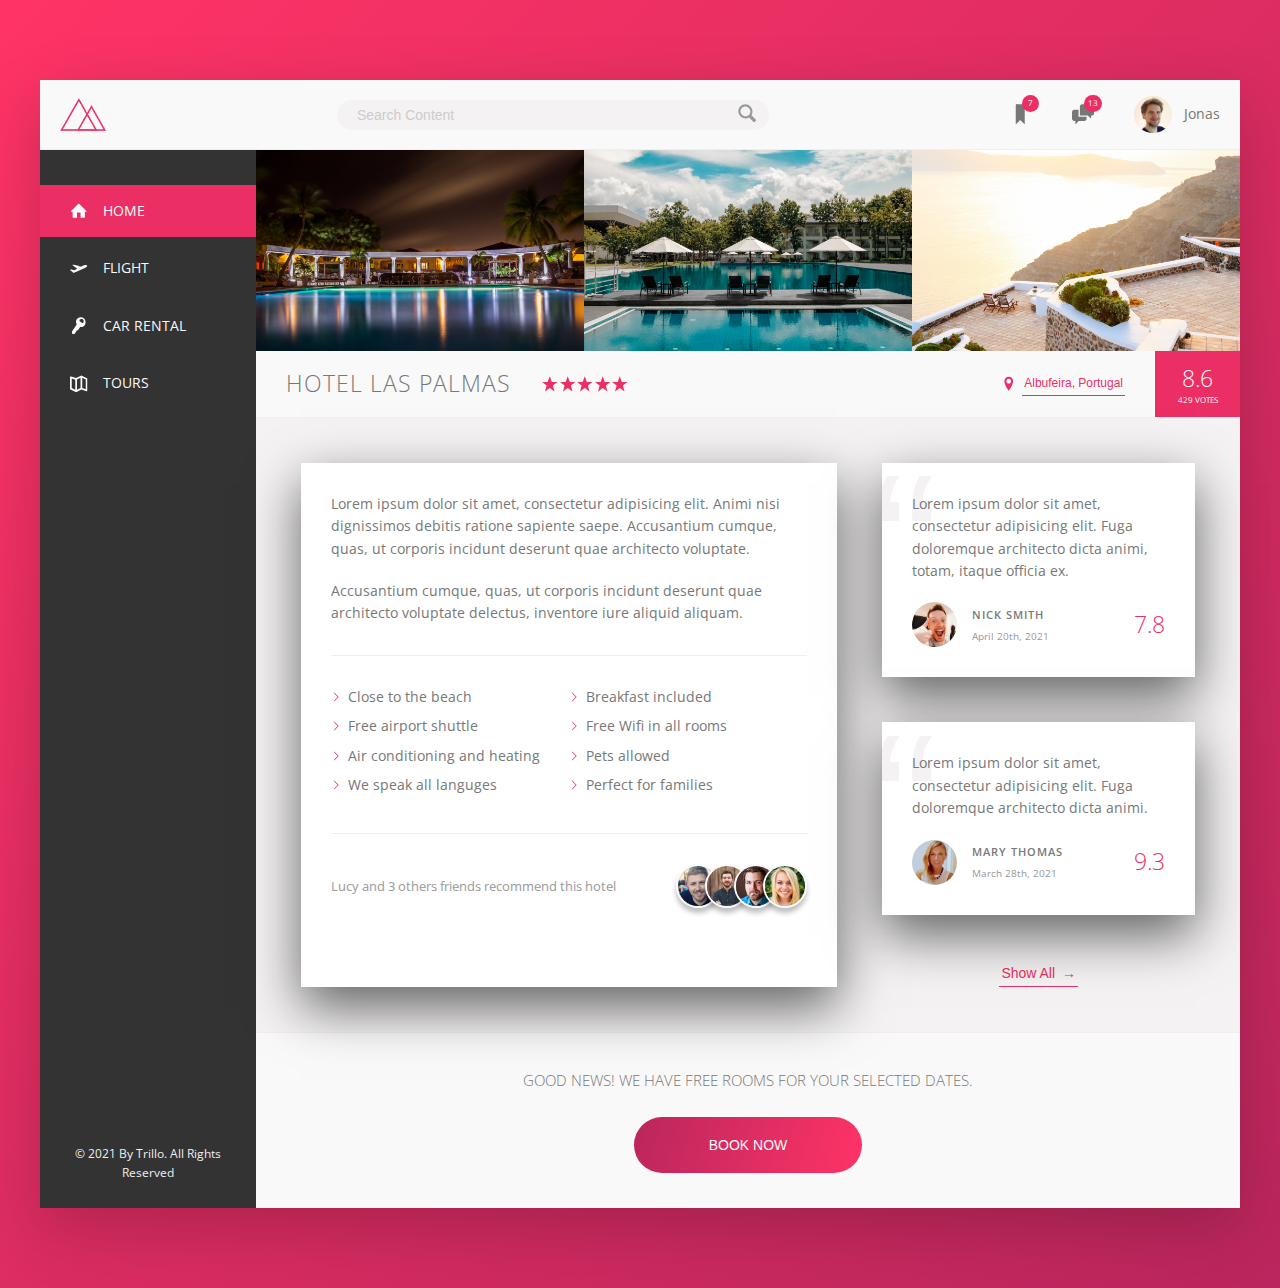
<file: index.html>
<!doctype html><html lang="en"><head><meta charset="UTF-8"/><meta http-equiv="X-UA-Compatible" content="IE=edge"/><meta name="viewport" content="width=device-width,initial-scale=1"/><link rel="shortcut icon" type="image/png" href="./assets/images/favicon.png"/><title>Trillo &mdash; Your all-in-one booking app</title><link href="main.6875f5ddb7b630657179.css" rel="stylesheet"></head><body><div class="container"><header class="header"><img src="assests/images/logo.a140772d6f678f910cabc44e909af675.png" alt="Logo Icon" class="logo"/><form action="#" class="search"><input class="search__input" placeholder="Search Content"/> <button class="search__button" type="submit"><svg class="search__icon"><use xlink:href="assests/images/sprites.e2b7e30252155e6f4c98b66ee62bd7d8.svg#icon-magnifying-glass"></use></svg></button></form><nav class="user-nav"><div class="user-nav__icon-box"><svg class="user-nav__icon"><use xlink:href="assests/images/sprites.e2b7e30252155e6f4c98b66ee62bd7d8.svg#icon-bookmark"></use></svg> <span class="user-nav__notification">7</span></div><div class="user-nav__icon-box"><svg class="user-nav__icon"><use xlink:href="assests/images/sprites.e2b7e30252155e6f4c98b66ee62bd7d8.svg#icon-chat"></use></svg> <span class="user-nav__notification">13</span></div><div class="user-nav__user"><img src="assests/images/user.4859315f6d821dde2d1c170ff40026e7.jpg" alt="User image" class="user-nav__user-photo"/> <span class="user-nav__user-name">Jonas</span></div></nav></header><div class="content"><nav class="sidebar"><ul class="side-nav"><li class="side-nav__item side-nav__item--active"><a href="#" class="side-nav__link"><svg class="side-nav__icon"><use xlink:href="assests/images/sprites.e2b7e30252155e6f4c98b66ee62bd7d8.svg#icon-home"></use></svg> <span>Home</span></a></li><li class="side-nav__item"><a href="#" class="side-nav__link"><svg class="side-nav__icon"><use xlink:href="assests/images/sprites.e2b7e30252155e6f4c98b66ee62bd7d8.svg#icon-aircraft-take-off"></use></svg> <span>Flight</span></a></li><li class="side-nav__item"><a href="#" class="side-nav__link"><svg class="side-nav__icon"><use xlink:href="assests/images/sprites.e2b7e30252155e6f4c98b66ee62bd7d8.svg#icon-key"></use></svg> <span>Car Rental</span></a></li><li class="side-nav__item"><a href="#" class="side-nav__link"><svg class="side-nav__icon"><use xlink:href="assests/images/sprites.e2b7e30252155e6f4c98b66ee62bd7d8.svg#icon-map"></use></svg> <span>Tours</span></a></li></ul><div class="legal">&copy; 2021 By Trillo. All Rights Reserved</div></nav><main class="hotel-view"><section class="gallery"><figure class="gallery__item"><img src="assests/images/hotel-1.b766cfcb8584612d97b2afe64fd3feb6.jpg" alt="photo of hotel 1" class="gallery__photo"/><figcaption class="gallery__caption">Hotel 1</figcaption></figure><figure class="gallery__item"><img src="assests/images/hotel-2.174fcb5dab837179a677a2dc3c60d3f7.jpg" alt="photo of hotel 1" class="gallery__photo"/><figcaption class="gallery__caption">Hotel 2</figcaption></figure><figure class="gallery__item"><img src="assests/images/hotel-3.710a5ec7d9835dad2901c7cbdd834fee.jpg" alt="photo of hotel 1" class="gallery__photo"/><figcaption class="gallery__caption">Hotel 3</figcaption></figure></section><section class="overview"><h1 class="overview__title">Hotel Las Palmas</h1><div class="overview__stars"><svg class="overview__icon-star"><use xlink:href="assests/images/sprites.e2b7e30252155e6f4c98b66ee62bd7d8.svg#icon-star"></use></svg> <svg class="overview__icon-star"><use xlink:href="assests/images/sprites.e2b7e30252155e6f4c98b66ee62bd7d8.svg#icon-star"></use></svg> <svg class="overview__icon-star"><use xlink:href="assests/images/sprites.e2b7e30252155e6f4c98b66ee62bd7d8.svg#icon-star"></use></svg> <svg class="overview__icon-star"><use xlink:href="assests/images/sprites.e2b7e30252155e6f4c98b66ee62bd7d8.svg#icon-star"></use></svg> <svg class="overview__icon-star"><use xlink:href="assests/images/sprites.e2b7e30252155e6f4c98b66ee62bd7d8.svg#icon-star"></use></svg></div><div class="overview__location"><svg class="overview__icon-location"><use xlink:href="assests/images/sprites.e2b7e30252155e6f4c98b66ee62bd7d8.svg#icon-location-pin"></use></svg> <button class="btn-inline">Albufeira, Portugal</button></div><div class="overview__rating"><div class="overview__rating-average">8.6</div><div class="overview__rating-count">429 Votes</div></div></section><section class="details"><div class="description"><p class="paragraph">Lorem ipsum dolor sit amet, consectetur adipisicing elit. Animi nisi dignissimos debitis ratione sapiente saepe. Accusantium cumque, quas, ut corporis incidunt deserunt quae architecto voluptate.</p><p class="paragraph">Accusantium cumque, quas, ut corporis incidunt deserunt quae architecto voluptate delectus, inventore iure aliquid aliquam.</p><ul class="list"><li class="list__item">Close to the beach</li><li class="list__item">Breakfast included</li><li class="list__item">Free airport shuttle</li><li class="list__item">Free Wifi in all rooms</li><li class="list__item">Air conditioning and heating</li><li class="list__item">Pets allowed</li><li class="list__item">We speak all languges</li><li class="list__item">Perfect for families</li></ul><div class="recommend"><p class="recommend__count">Lucy and 3 others friends recommend this hotel</p><div class="recommend__friends"><img src="assests/images/user-3.d837c03fa3faa1ab00885b34c564371b.jpg" alt="User 3" class="recommend__photo"/> <img src="assests/images/user-4.8865b596387ebc0050c34aa3f7321522.jpg" alt="User 4" class="recommend__photo"/> <img src="assests/images/user-5.da42c33e4e9114d050a408997bea7990.jpg" alt="User 5" class="recommend__photo"/> <img src="assests/images/user-6.6011b4537ca5659d742dca58bd8954fb.jpg" alt="User 6" class="recommend__photo"/></div></div></div><div class="user-reviews"><figure class="review"><blockquote class="review__text">Lorem ipsum dolor sit amet, consectetur adipisicing elit. Fuga doloremque architecto dicta animi, totam, itaque officia ex.</blockquote><figcaption class="review__user"><img src="assests/images/user-1.03ff0422c6ac8de30b16aba85e56a319.jpg" alt="photo 1" class="review__photo"><div class="review__user-box"><div class="review__user-name">Nick SMith</div><div class="review__user-date">April 20th, 2021</div></div><div class="review__rating">7.8</div></figcaption></figure><figure class="review"><blockquote class="review__text">Lorem ipsum dolor sit amet, consectetur adipisicing elit. Fuga doloremque architecto dicta animi.</blockquote><figcaption class="review__user"><img src="assests/images/user-2.e31c32a18476f6e07b180538aca81918.jpg" alt="photo 2" class="review__photo"><div class="review__user-box"><div class="review__user-name">Mary Thomas</div><div class="review__user-date">March 28th, 2021</div></div><div class="review__rating">9.3</div></figcaption></figure><button class="btn-inline btn-reviews">Show All <span>&rarr;</span></button></div></section><section class="cta"><h2 class="cta__book-now">Good News! We have free rooms for your selected dates.</h2><button class="btn-switching-text btn--rounded"><span class="btn-switching-text__visible">Book Now</span> <span class="btn-switching-text__hidden">Only 4 rooms left</span></button></section></main></div><footer class="footer v-small"><p class="footer__legal">&copy; 2021 By Trillo. All Rights Reserved</p></footer></div><script src="main.984907b67f88903a14f8.bundle.js"></script><script src="vendor.9ff7612e502412566614.bundle.js"></script></body></html>
</file>
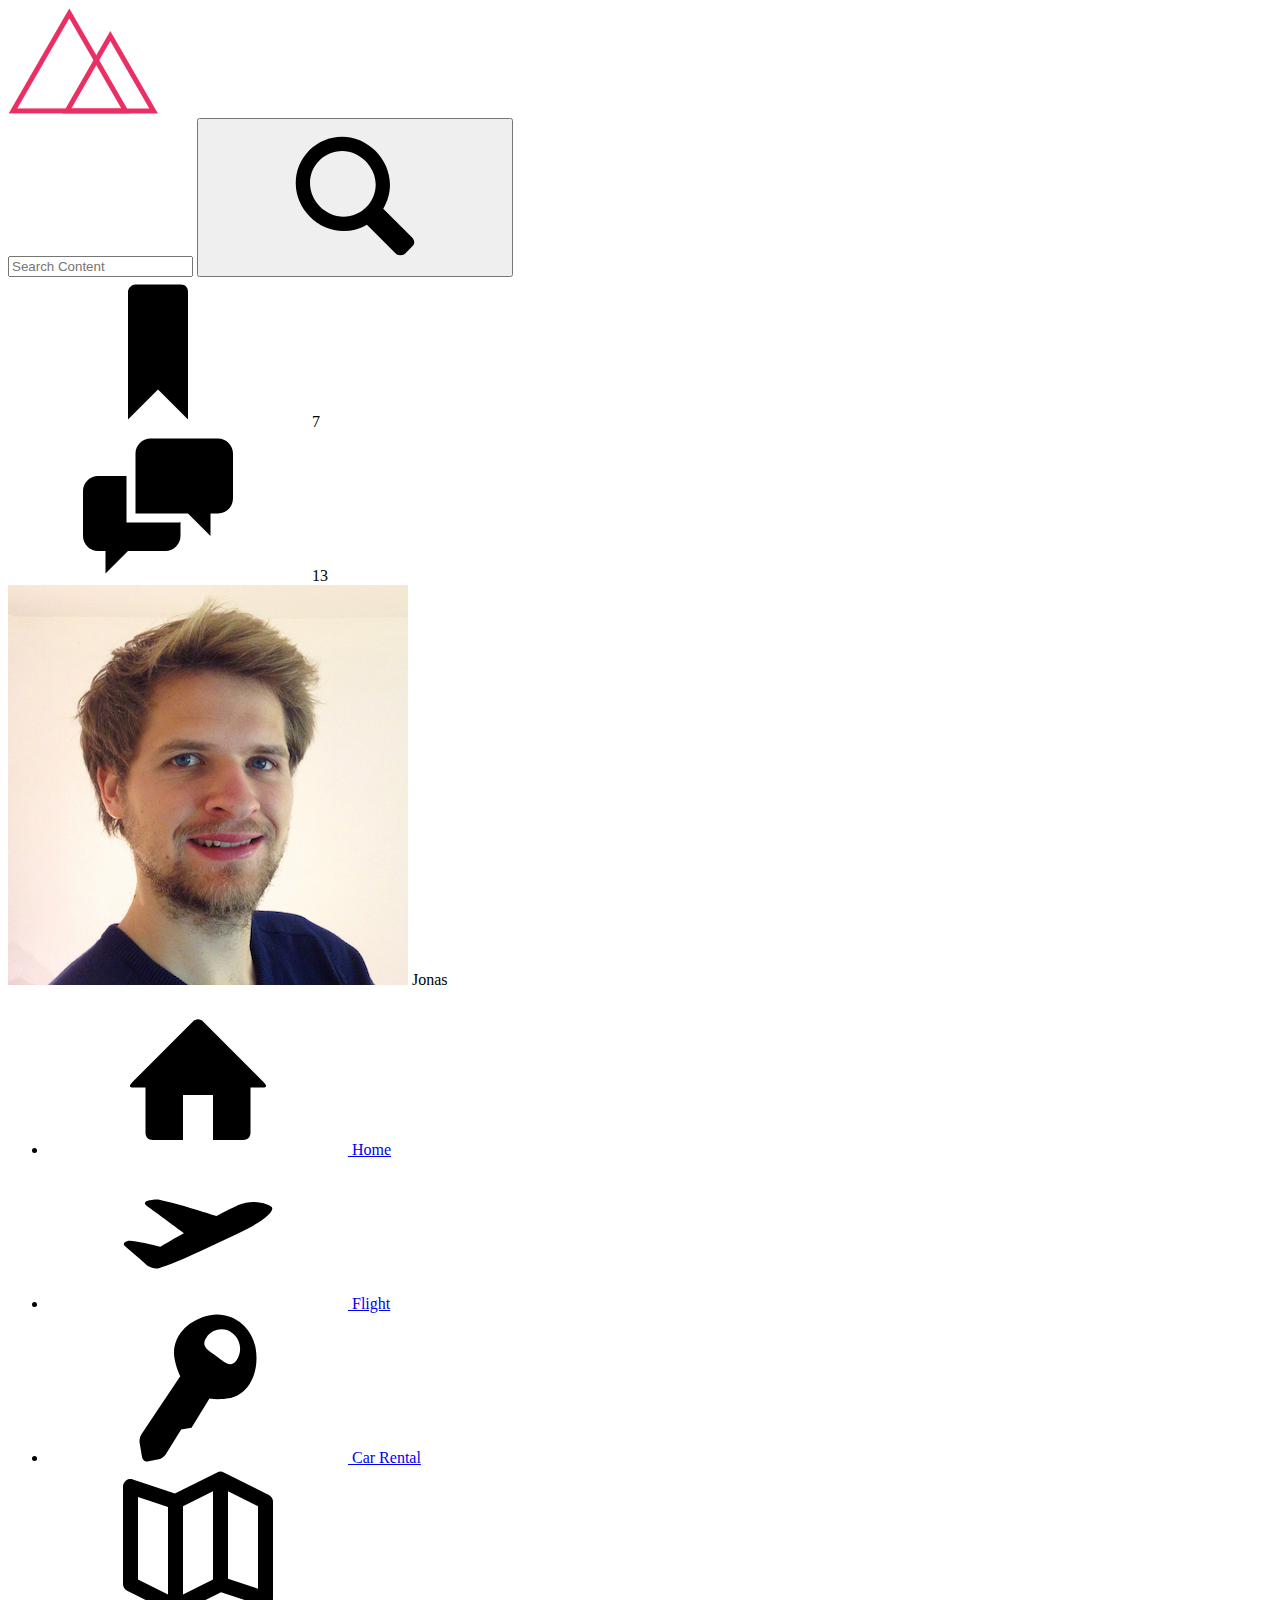
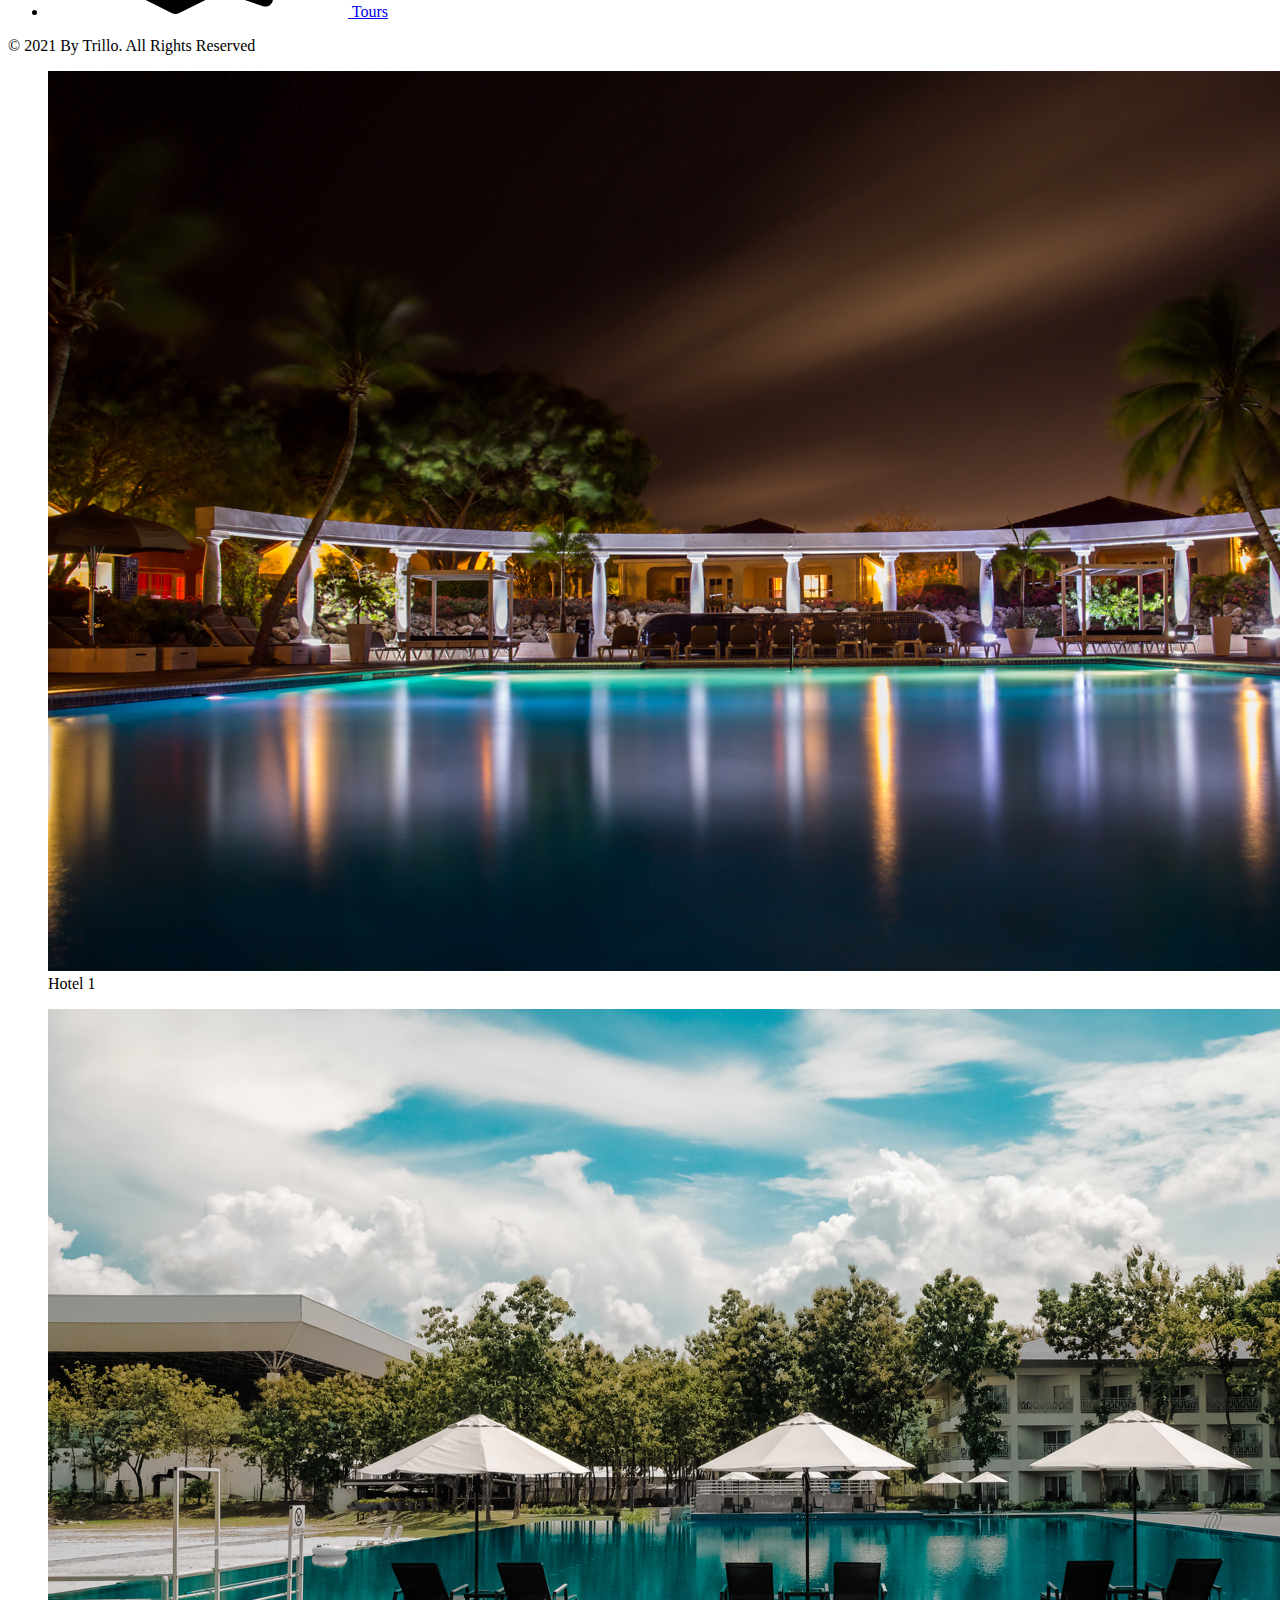
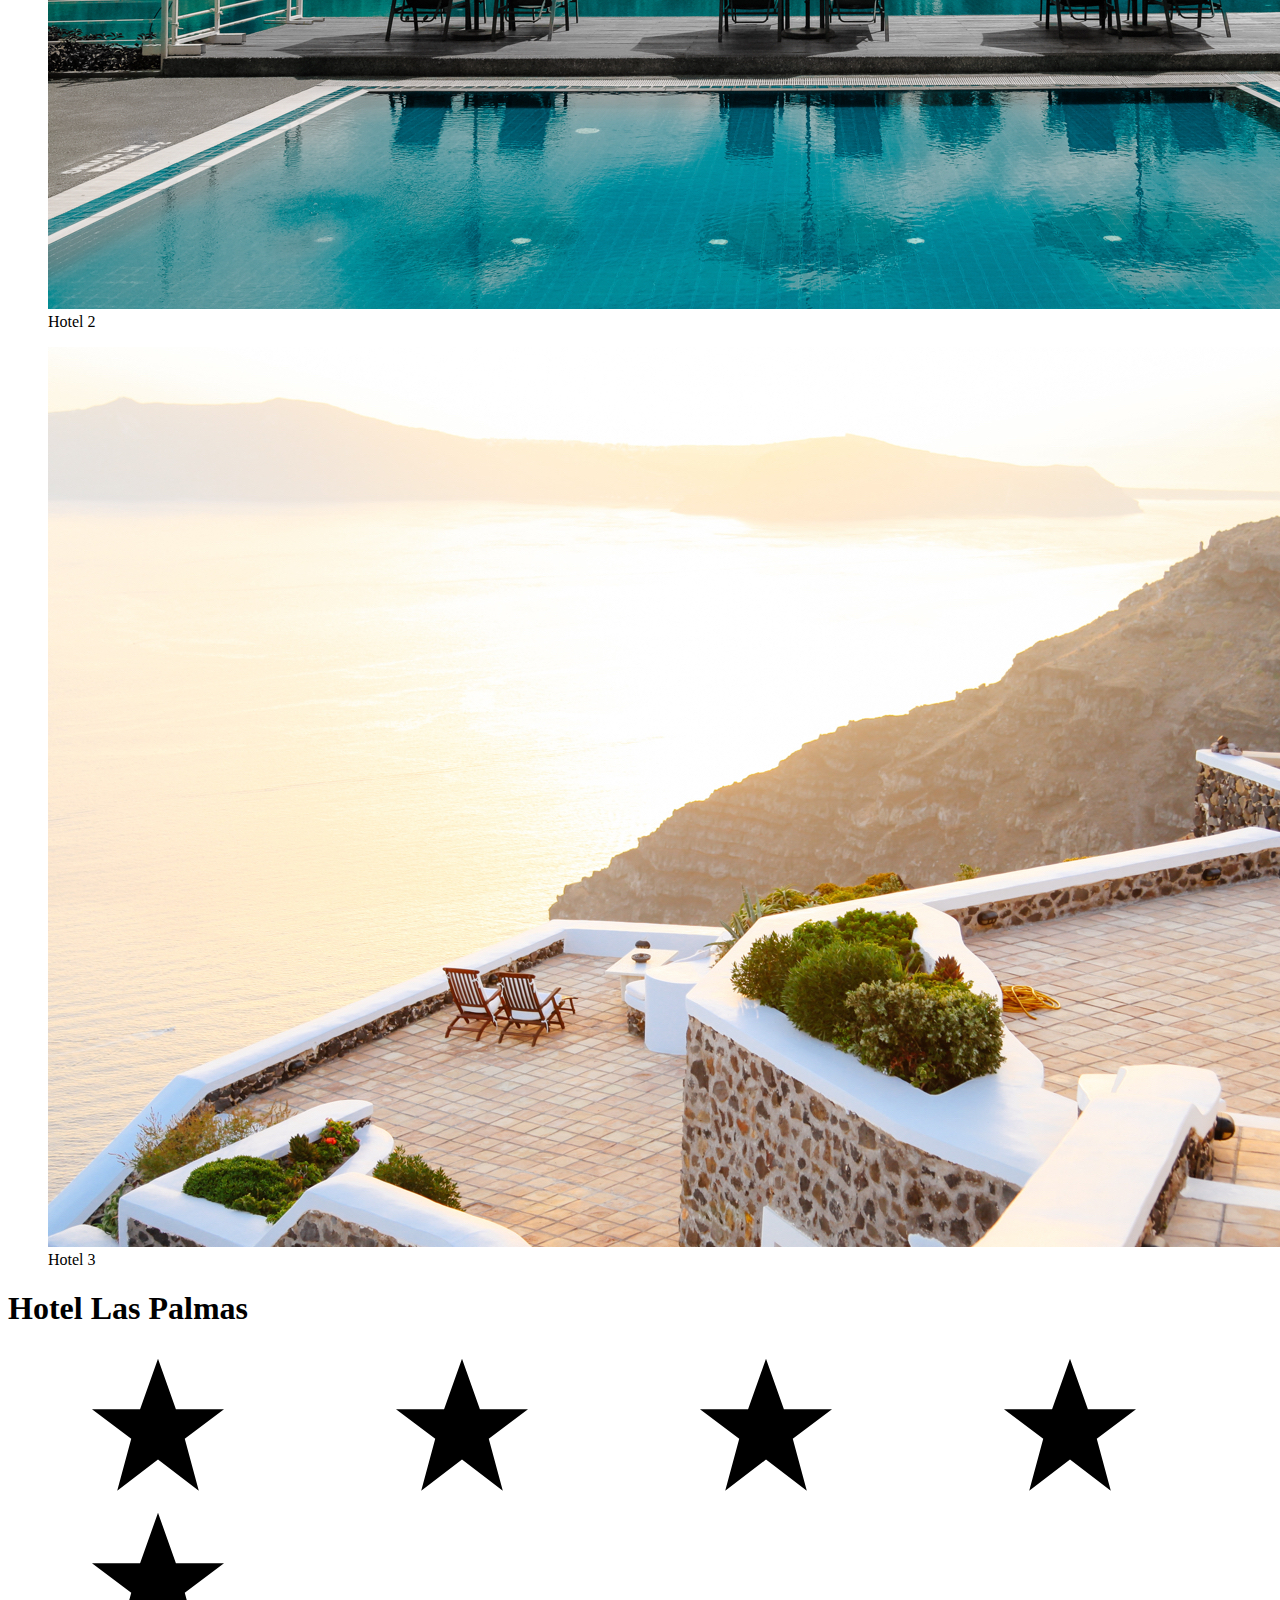
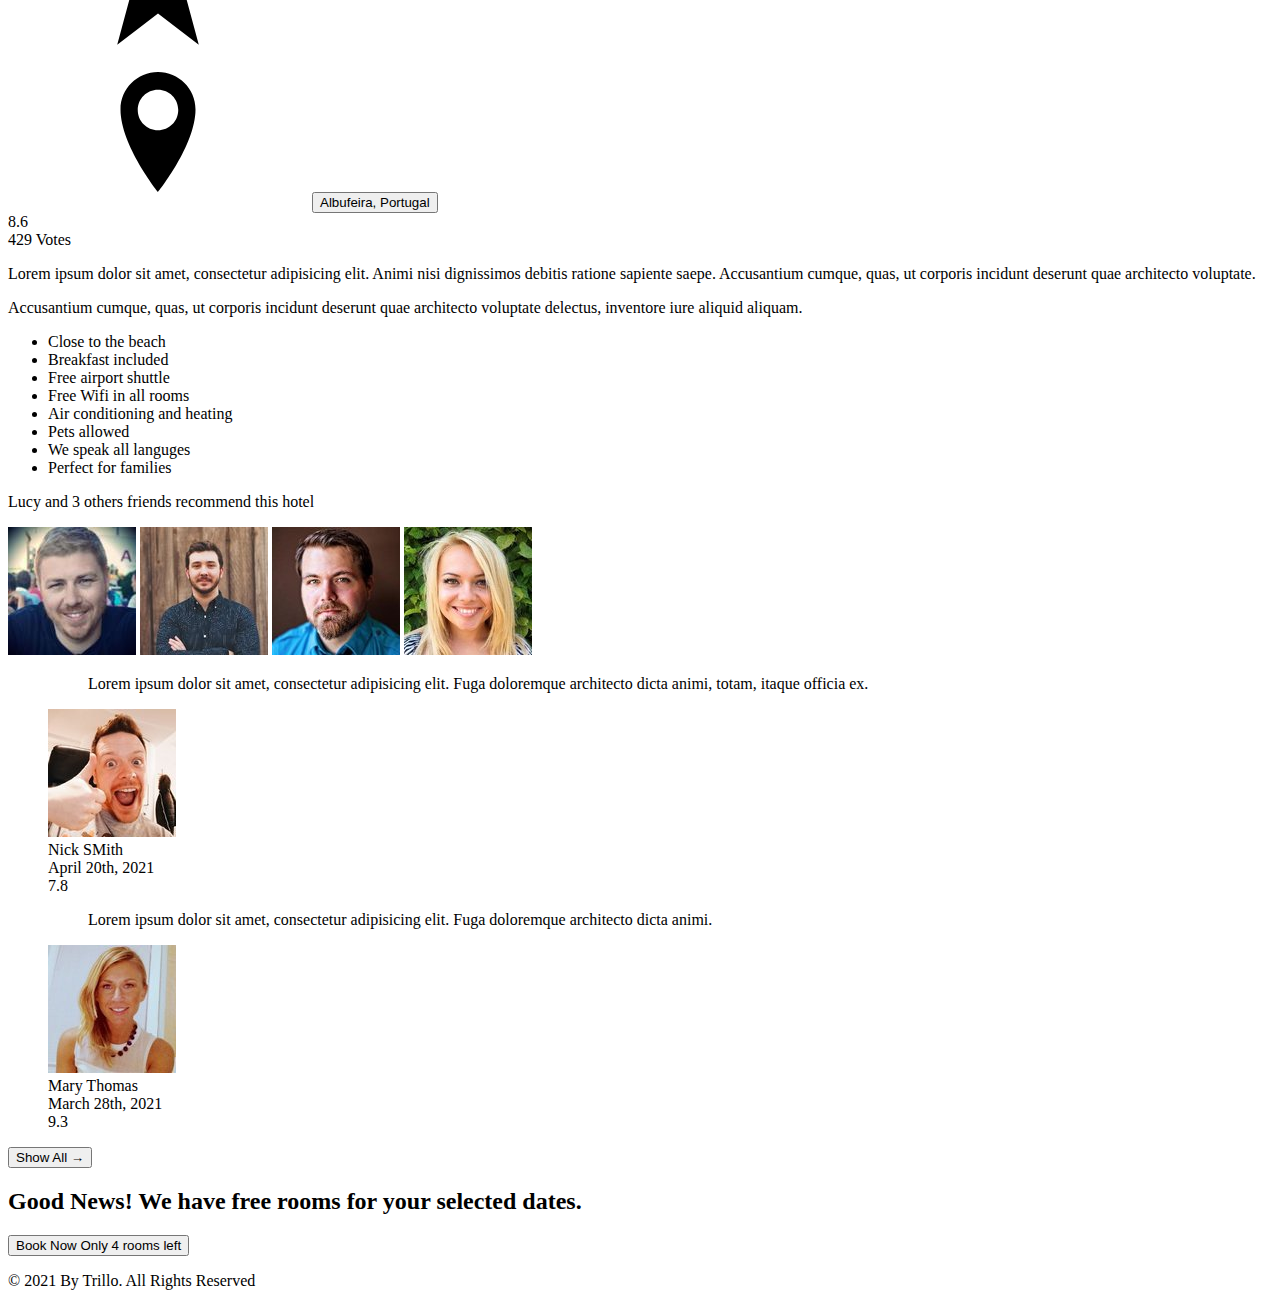
<file: src/index.html>
<!DOCTYPE html>
<html lang="en">
  <head>
    <meta charset="UTF-8" />
    <meta http-equiv="X-UA-Compatible" content="IE=edge" />
    <meta name="viewport" content="width=device-width, initial-scale=1.0" />
    <link
      rel="shortcut icon"
      type="image/png"
      href="./assets/images/favicon.png"
    />
    <title>Trillo &mdash; Your all-in-one booking app</title>
  </head>
  <body>
    <div class="container">
      <header class="header">
        <img src="./assets/images/logo.png" alt="Logo Icon" class="logo" />

        <form action="#" class="search">
          <input
            type="text"
            class="search__input"
            placeholder="Search Content"
          />

          <button class="search__button" type="submit">
            <svg class="search__icon">
              <use
                xlink:href="./assets/images/sprites.svg#icon-magnifying-glass"
              ></use>
            </svg>
          </button>
        </form>

        <nav class="user-nav">
          <div class="user-nav__icon-box">
            <svg class="user-nav__icon">
              <use xlink:href="./assets/images/sprites.svg#icon-bookmark"></use>
            </svg>
            <span class="user-nav__notification">7</span>
          </div>

          <div class="user-nav__icon-box">
            <svg class="user-nav__icon">
              <use xlink:href="./assets/images/sprites.svg#icon-chat"></use>
            </svg>
            <span class="user-nav__notification">13</span>
          </div>

          <div class="user-nav__user">
            <img
              src="./assets/images/user.jpg"
              alt="User image"
              class="user-nav__user-photo"
            />
            <span class="user-nav__user-name">Jonas</span>
          </div>
        </nav>
      </header>
      <div class="content">
        <nav class="sidebar">
          <ul class="side-nav">
            <li class="side-nav__item side-nav__item--active">
              <a href="#" class="side-nav__link">
                <svg class="side-nav__icon">
                  <use xlink:href="./assets/images/sprites.svg#icon-home"></use>
                </svg>
                <span>Home</span>
              </a>
            </li>

            <li class="side-nav__item">
              <a href="#" class="side-nav__link">
                <svg class="side-nav__icon">
                  <use
                    xlink:href="./assets/images/sprites.svg#icon-aircraft-take-off"
                  ></use>
                </svg>
                <span>Flight</span>
              </a>
            </li>

            <li class="side-nav__item">
              <a href="#" class="side-nav__link">
                <svg class="side-nav__icon">
                  <use xlink:href="./assets/images/sprites.svg#icon-key"></use>
                </svg>
                <span>Car Rental</span>
              </a>
            </li>

            <li class="side-nav__item">
              <a href="#" class="side-nav__link">
                <svg class="side-nav__icon">
                  <use xlink:href="./assets/images/sprites.svg#icon-map"></use>
                </svg>
                <span>Tours</span>
              </a>
            </li>
          </ul>

          <div class="legal">&copy; 2021 By Trillo. All Rights Reserved</div>
        </nav>
        <main class="hotel-view">
          <!-- ./Gallery Section -->
          <section class="gallery">
            <figure class="gallery__item">
              <img
                src="./assets/images/hotel-1.jpg"
                alt="photo of hotel 1"
                class="gallery__photo"
              />
              <figcaption class="gallery__caption">Hotel 1</figcaption>
            </figure>

            <figure class="gallery__item">
              <img
                src="./assets/images/hotel-2.jpg"
                alt="photo of hotel 1"
                class="gallery__photo"
              />
              <figcaption class="gallery__caption">Hotel 2</figcaption>
            </figure>

            <figure class="gallery__item">
              <img
                src="./assets/images/hotel-3.jpg"
                alt="photo of hotel 1"
                class="gallery__photo"
              />
              <figcaption class="gallery__caption">Hotel 3</figcaption>
            </figure>
          </section>

          <!-- ./Overview Section -->
          <section class="overview">
            <h1 class="overview__title">Hotel Las Palmas</h1>

            <div class="overview__stars">
              <svg class="overview__icon-star">
                <use xlink:href="./assets/images/sprites.svg#icon-star"></use>
              </svg>
              <svg class="overview__icon-star">
                <use xlink:href="./assets/images/sprites.svg#icon-star"></use>
              </svg>
              <svg class="overview__icon-star">
                <use xlink:href="./assets/images/sprites.svg#icon-star"></use>
              </svg>
              <svg class="overview__icon-star">
                <use xlink:href="./assets/images/sprites.svg#icon-star"></use>
              </svg>
              <svg class="overview__icon-star">
                <use xlink:href="./assets/images/sprites.svg#icon-star"></use>
              </svg>
            </div>

            <div class="overview__location">
              <svg class="overview__icon-location">
                <use
                  xlink:href="./assets/images/sprites.svg#icon-location-pin"
                ></use>
              </svg>
              <button class="btn-inline">Albufeira, Portugal</button>
            </div>

            <div class="overview__rating">
              <div class="overview__rating-average">8.6</div>
              <div class="overview__rating-count">429 Votes</div>
            </div>
          </section>

          <!-- ./Details Section -->
          <section class="details">
            <div class="description">
              <p class="paragraph">
                Lorem ipsum dolor sit amet, consectetur adipisicing elit. Animi
                nisi dignissimos debitis ratione sapiente saepe. Accusantium
                cumque, quas, ut corporis incidunt deserunt quae architecto
                voluptate.
              </p>
              <p class="paragraph">
                Accusantium cumque, quas, ut corporis incidunt deserunt quae
                architecto voluptate delectus, inventore iure aliquid aliquam.
              </p>

              <ul class="list">
                <li class="list__item">Close to the beach</li>
                <li class="list__item">Breakfast included</li>
                <li class="list__item">Free airport shuttle</li>
                <li class="list__item">Free Wifi in all rooms</li>
                <li class="list__item">Air conditioning and heating</li>
                <li class="list__item">Pets allowed</li>
                <li class="list__item">We speak all languges</li>
                <li class="list__item">Perfect for families</li>
              </ul>

              <div class="recommend">
                <p class="recommend__count">
                  Lucy and 3 others friends recommend this hotel
                </p>
                <div class="recommend__friends">
                  <img
                    src="./assets/images/user-3.jpg"
                    alt="User 3"
                    class="recommend__photo"
                  />
                  <img
                    src="./assets/images/user-4.jpg"
                    alt="User 4"
                    class="recommend__photo"
                  />
                  <img
                    src="./assets/images/user-5.jpg"
                    alt="User 5"
                    class="recommend__photo"
                  />
                  <img
                    src="./assets/images/user-6.jpg"
                    alt="User 6"
                    class="recommend__photo"
                  />
                </div>
              </div>
            </div>
            <!-- ./Users Reviews -->
            <div class="user-reviews">
              <figure class="review">
                <blockquote class="review__text">Lorem ipsum dolor sit amet, consectetur adipisicing elit. Fuga doloremque architecto dicta animi, totam, itaque officia ex.

                </blockquote>
                
                <figcaption class="review__user">
                  <img src="./assets/images/user-1.jpg" alt="photo 1" class="review__photo">
                  
                  <div class="review__user-box">
                    <div class="review__user-name">Nick SMith</div>

                    <div class="review__user-date">April 20th, 2021</div>
                  </div>

                  <div class="review__rating">7.8</div>

                </figcaption>
              </figure>


              <figure class="review">
                <blockquote class="review__text ">Lorem ipsum dolor sit amet, consectetur adipisicing elit. Fuga doloremque architecto dicta animi.

                </blockquote>
                
                <figcaption class="review__user">
                  <img src="./assets/images/user-2.jpg" alt="photo 2" class="review__photo">
                  <div class="review__user-box">
                    
                    <div class="review__user-name">Mary Thomas</div>
                    
                    <div class="review__user-date">March 28th, 2021</div>
                  </div>
                  <div class="review__rating">9.3</div>
                </figcaption>

              </figure>

              <!-- ./ show all button-->
              <button class="btn-inline btn-reviews">Show All <span>&rarr;</span></button>
            </section>

            <section class="cta">
              <h2 class="cta__book-now">Good News! We have free rooms for your selected dates.</h2>

              <button class="btn-switching-text btn--rounded">
                <span class="btn-switching-text__visible ">Book Now</span>
                <span class="btn-switching-text__hidden ">Only 4 rooms left</span>
              </button>
            </section>
        </main>
      </div><!-- ./End Content Div -->

      <footer class="footer v-small">
        <p class="footer__legal">&copy; 2021 By Trillo. All Rights Reserved</p>
      </footer>
    </div><!-- ./End Container Div -->
  </body>
</html>
</file>
<file: main.6875f5ddb7b630657179.css>
@import url(https://fonts.googleapis.com/css?family=Open+Sans:300,400,600);:root{--color-primary:#eb2f64;--color-primary-light:#f36;--color-primary-dark:#ba265d;--color-grey-light-1:#faf9f9;--color-grey-light-2:#f4f2f2;--color-grey-light-3:#f0eeee;--color-grey-light-4:#ccc;--color-grey-dark-1:#333;--color-grey-dark-2:#777;--color-grey-dark-3:#999;--default-font-size:1.6rem;--shadow-x:0 2rem 6rem rgba(0,0,0,0.2);--shadow-details:0 2rem 5rem rgba(0,0,0,0.6);--line:1px solid var(--color-grey-light-3)}.v-small{display:none;visibility:hidden}@media only screen and (max-width:37.5em){.v-small{display:block;visibility:visible}}body{font-family:Open Sans,sans-serif;font-weight:400;line-height:1.6;color:var(--color-grey-dark-2)}.paragraph:not(:last-of-type){margin-bottom:2rem}@keyframes pulsate{0%{transform:scale(1);box-shadow:none}50%{transform:scale(1.05);box-shadow:0 1rem 4rem rgba(0,0,0,.25)}to{transform:scale(1);box-shadow:none}}*{margin:0;padding:0}*,:after,:before{box-sizing:inherit}html{box-sizing:border-box;font-size:62.5%}@media only screen and (max-width:56.25em){html{font-size:50%}}body{background-image:linear-gradient(to right bottom,var(--color-primary-light),var(--color-primary-dark));background-size:cover;background-repeat:no-repeat;min-height:100vh}.sidebar{flex:0 0 18%;background-color:var(--color-grey-dark-1);display:flex;flex-direction:column;justify-content:space-between}.side-nav{list-style:none;margin-top:3.5rem;font-size:1.4rem}@media only screen and (max-width:37.5em){.side-nav{font-size:1.2rem;margin-top:0;display:flex;justify-content:space-between;align-items:center}}@media only screen and (max-width:21.875em){.side-nav{font-size:1rem}}.side-nav__item{position:relative}.side-nav__item:not(:last-child){margin-bottom:.5rem}@media only screen and (max-width:37.5em){.side-nav__item:not(:last-child){margin-bottom:0}}@media only screen and (max-width:37.5em){.side-nav__item{flex:1}}.side-nav__item:before{content:"";height:100%;width:3.5px;background-color:var(--color-primary);position:absolute;top:0;left:0;transform:scaleY(0);transition:transform .2s,width .4s cubic-bezier(1,0,0,1),background-color .2s;z-index:1}@media only screen and (max-width:37.5em){.side-nav__item:before{width:100%;transform:scaleX(0)}}.side-nav__item:active:before{background-color:var(--color-primary-light)}.side-nav__item--active:before,.side-nav__item:hover:before{transform:scaleY(1);width:100%}@media only screen and (max-width:37.5em){.side-nav__item--active:before,.side-nav__item:hover:before{transform:scaleX(1);height:100%}}.side-nav__link,.side-nav__link:active,.side-nav__link:visited{padding:1.5rem 3rem;color:var(--color-grey-light-1);text-decoration:none;text-transform:uppercase;display:flex;align-items:center;position:relative;z-index:2}@media only screen and (max-width:37.5em){.side-nav__link,.side-nav__link:active,.side-nav__link:visited{flex-direction:column;padding:1rem 1.5rem}}@media only screen and (max-width:21.875em){.side-nav__link,.side-nav__link:active,.side-nav__link:visited{padding:1rem}}.side-nav__icon{width:1.75rem;height:1.75rem;margin-right:1.5rem;fill:currentColor}@media only screen and (max-width:37.5em){.side-nav__icon{margin-right:0;margin-bottom:.7rem}}.legal{font-size:1.2rem;color:var(--color-grey-light-3);padding:2.5rem;text-align:center}@media only screen and (max-width:37.5em){.legal{display:none;visibility:hidden}}.gallery{display:flex}.gallery__item{position:relative;overflow:hidden}.gallery__photo{width:100%;transform:scale(1.2);transition:all .4s .2s;position:relative;z-index:0}.gallery__caption{position:absolute;z-index:2;top:50%;left:50%;transform:translate(0);color:var(--color-grey-light-2);font-size:0;font-weight:300;transition:all .2s cubic-bezier(1,0,0,1)}.gallery__item:hover .gallery__caption{font-size:2rem;top:50%;left:50%;transform:translate(-50%,-50%)}@media only screen and (max-width:37.5em){.gallery__item:hover .gallery__caption{font-size:1.2rem}}.gallery__item:hover .gallery__photo{transform:scale(1.3);filter:blur(2px) brightness(80%);z-index:1}.overview{display:flex;align-items:center;border-bottom:var(--line)}@media only screen and (max-width:21.875em){.overview{flex-flow:wrap}}.overview__title{padding:1.5rem 3rem;font-weight:300;font-size:2.25rem;text-transform:uppercase;letter-spacing:1px}@media only screen and (max-width:56.25em){.overview__title{font-size:1.8rem;padding:1rem 1.5rem;text-align:center}}@media only screen and (max-width:21.875em){.overview__title{order:1;flex:0 0 100%}}.overview__stars{margin-right:auto;display:flex}@media only screen and (max-width:21.875em){.overview__stars{padding-left:2rem}}.overview__icon-location,.overview__icon-star{fill:var(--color-primary);width:1.75rem;height:1.75rem}@media only screen and (max-width:56.25em){.overview__icon-location,.overview__icon-star{width:1.4rem;height:1.4rem}}.overview__icon-star{transition:fill .2s}.overview__icon-star:focus,.overview__icon-star:hover{fill:var(--color-primary-light);cursor:pointer}.overview__location{font-size:1.2rem;color:var(--color-primary);display:flex;align-items:center}.overview__icon-location{margin:0 .5rem}.overview__rating{align-self:stretch;color:var(--color-grey-light-1);background-color:var(--color-primary);padding:0 2.25rem;margin-left:3rem;display:flex;flex-direction:column;justify-content:center;align-items:center}@media only screen and (max-width:56.25em){.overview__rating{padding:0 1.5rem;margin-left:2rem}}.overview__rating-average{font-size:2.25rem;font-weight:300;margin-bottom:-3px}@media only screen and (max-width:56.25em){.overview__rating-average{font-size:1.8rem}}.overview__rating-count{font-size:.8rem;text-transform:uppercase;font-weight:400}@media only screen and (max-width:56.25em){.overview__rating-count{font-size:.6rem}}.btn-inline,.btn-switching-text{font-size:inherit;border:none;background-color:transparent;cursor:pointer;outline:none}.btn-inline:focus,.btn-switching-text:focus{outline:none}.btn-inline{color:var(--color-primary);border-bottom:1px solid;padding:5px 2px;display:inline-block;transition:all .2s}.btn-inline span{margin-left:3px;transition:margin-left .2s}.btn-inline:hover{color:var(--color-grey-dark-1)}.btn-inline:hover span{margin-left:.8rem}.btn-inline:focus{-webkit-animation:pulsate 1s infinite;animation:pulsate 1s infinite}.btn--rounded{border-radius:100px}@media only screen and (max-width:56.25em){.btn-reviews{align-self:center}}.btn-switching-text{color:var(--color-grey-light-1);text-transform:uppercase;background-image:linear-gradient(105deg,var(--color-primary-dark),var(--color-primary-light));position:relative;overflow:hidden}.btn-switching-text__hidden,.btn-switching-text__visible{display:inline-block;width:100%;height:100%;transition:all .2s}.btn-switching-text__visible{padding:2rem 7.5rem}@media only screen and (max-width:37.5em){.btn-switching-text__visible{padding:1.2rem 6.25rem}}.btn-switching-text__hidden{padding:2rem 0;position:absolute;top:-110%;left:0}.btn-switching-text:hover{background-image:linear-gradient(-105deg,var(--color-primary-dark),var(--color-primary-light))}.btn-switching-text:hover .btn-switching-text__visible{transform:translateY(4.5rem)}.btn-switching-text:hover .btn-switching-text__hidden{top:0}@media only screen and (max-width:37.5em){.btn-switching-text:hover .btn-switching-text__hidden{top:-20%}}.btn-switching-text:focus{-webkit-animation:pulsate 1s infinite;animation:pulsate 1s infinite}.list{border-top:var(--line);border-bottom:var(--line);margin:3rem 0;list-style:none;padding:3rem 0;display:flex;flex-flow:wrap}@media only screen and (max-width:21.875em){.list{flex-direction:column}}@media only screen and (max-width:68.75em){.list{margin:2rem 0;padding:2rem 0}}.list__item{flex:0 0 50%}.list__item:not(:last-child){margin-bottom:.7rem}.list__item:before{content:"";display:inline-block;height:1rem;width:1rem;margin-right:.7rem;background-color:var(--color-primary);--webkit-mask-image:url(assests/images/chevron-thin-right.288fa9d8cb6aeba2bc08a1f096be474f.svg);--webkit-mask-size:cover;--webkit-mask-repeat:no-repeat;--webkit-mask-position:center;-webkit-mask-image:url(assests/images/chevron-thin-right.288fa9d8cb6aeba2bc08a1f096be474f.svg);mask-image:url(assests/images/chevron-thin-right.288fa9d8cb6aeba2bc08a1f096be474f.svg);-webkit-mask-size:cover;mask-size:cover;-webkit-mask-repeat:no-repeat;mask-repeat:no-repeat;-webkit-mask-position:center;mask-position:center}.description{background-color:#fff;margin-right:4.5rem;padding:3rem;flex:0 0 60%;box-shadow:var(--shadow-details)}@media only screen and (max-width:68.75em){.description{padding:2rem;margin-right:2.5rem}}@media only screen and (max-width:56.25em){.description{margin-right:0;margin-bottom:2.5rem}}@media only screen and (max-width:21.875em){.description{box-shadow:none}}.recommend{font-size:1.3rem;color:var(--color-grey-dark-3);display:flex;align-items:center}.recommend__count{margin-right:auto}.recommend__friends{display:flex;align-items:center}.recommend__photo{box-sizing:content-box;width:4rem;border-radius:50%;border:2px solid var(--color-grey-light-1);box-shadow:0 .5rem .5rem rgba(0,0,0,.25)}.recommend__photo:not(:last-child){margin-right:-1.5rem}.review{margin-bottom:4.5rem;padding:3rem;background-color:#fff;box-shadow:var(--shadow-details);position:relative;overflow:hidden}@media only screen and (max-width:68.75em){.review{margin-bottom:2.5rem;padding:2rem}.review:last-of-type{margin-bottom:3.5rem}}@media only screen and (max-width:21.875em){.review{box-shadow:none}.review:last-of-type{margin-bottom:2rem}}.review__text{margin-bottom:2rem;position:relative;z-index:1}@media only screen and (max-width:68.75em){.review__text{margin-bottom:1.5rem}}.review__user{display:flex;align-items:center}.review__photo{height:4.5rem;border-radius:50%}.review__user-box{margin-right:auto;margin-left:1.5rem}.review__user-name{text-transform:uppercase;font-weight:600;letter-spacing:1px;font-size:1.1rem;margin-bottom:.4rem}.review__user-date{font-size:1rem;color:var(--color-grey-dark-3)}.review__rating{font-size:2.25rem;font-weight:300;color:var(--color-primary)}.review:before{content:"\201C";font-family:sans-serif;position:absolute;line-height:1;top:-1.75rem;left:-1rem;font-size:20rem;color:var(--color-grey-light-2);z-index:0}.cta{padding:3.5rem 0;text-align:center;font-size:1.4rem}@media only screen and (max-width:68.75em){.cta{padding:2.5rem 0}}.cta__book-now{font-size:1.5rem;font-weight:300;text-transform:uppercase;margin-bottom:2.5rem}.container{background-color:#fff;max-width:120rem;margin:8rem auto;box-shadow:var(--shadow-x)}@media only screen and (max-width:75em){.container{width:100%;margin:0;box-shadow:none}}.content{display:flex}@media only screen and (max-width:37.5em){.content{flex-direction:column}}.details{display:flex;background-color:var(--color-grey-light-2);padding:4.5rem;justify-content:space-between;border-bottom:var(--line);font-size:1.4rem}@media only screen and (max-width:68.75em){.details{padding:3rem}}@media only screen and (max-width:56.25em){.details{flex-direction:column}}@media only screen and (max-width:37.5em){.details{padding:2rem}}@media only screen and (max-width:21.875em){.details{padding:2rem 0}}.user-reviews{flex:1;display:flex;flex-direction:column;align-items:center}@media only screen and (max-width:56.25em){.user-reviews{align-items:stretch}}.header{height:7rem;background-color:var(--color-grey-light-1);font-size:1.4rem;display:flex;justify-content:space-between;align-items:center;border-bottom:var(--line)}@media only screen and (max-width:31.25em){.header{flex-wrap:wrap;align-content:space-around;height:15rem;padding:1.5rem 0}}.logo{height:3.25rem;margin-left:2rem}.search{display:flex;justify-content:center;align-items:center;flex:0 0 40%}@media only screen and (max-width:31.25em){.search{order:1;flex:0 0 100%;padding:0 1.5rem}}.search__input{width:90%;margin-right:-3.25rem;padding:.7rem 2rem;background-color:var(--color-grey-light-2);border-radius:100px;transition:all .2s;border:none;color:inherit;font-size:inherit}@media only screen and (max-width:31.25em){.search__input{margin-left:-1.25rem;padding-right:3.25rem}}.search__input:focus{outline:none;width:100%;background-color:var(--color-grey-light-3)}.search__input::-webkit-input-placeholder{color:var(--color-grey-light-4);font-weight:100}.search__input:focus .search__button{background-color:var(--color-grey-light-1)}.search__button{background-color:var(--color-grey-light-2);border:none}.search__button:focus{outline:none}.search__button:active{transform:translateY(2px)}.search__icon{width:2.25rem;height:2.25rem;fill:var(--color-grey-dark-3)}.user-nav{align-self:stretch}.user-nav,.user-nav>*{display:flex;justify-content:center}.user-nav>*{height:100%;padding:0 2rem;align-items:center}.user-nav>:hover{background-color:var(--color-grey-light-3);cursor:pointer}.user-nav__icon-box{position:relative}.user-nav__icon{width:2.25rem;height:2.25rem;fill:var(--color-grey-dark-2)}.user-nav__notification{position:absolute;top:1.45rem;right:1.25rem;width:1.75rem;height:1.75rem;background-color:var(--color-primary);color:#fff;border-radius:50%;display:flex;justify-content:center;align-items:center;padding:.3rem;font-size:.8rem}.user-nav__user-photo{height:3.75rem;border-radius:50%;margin-right:1.25rem}.hotel-view{flex:1;background-color:var(--color-grey-light-1)}.footer{background-color:var(--color-grey-dark-1)}.footer__legal{color:var(--color-grey-light-3);font-size:1rem;padding:1.2rem 3rem;text-align:center}
</file>
